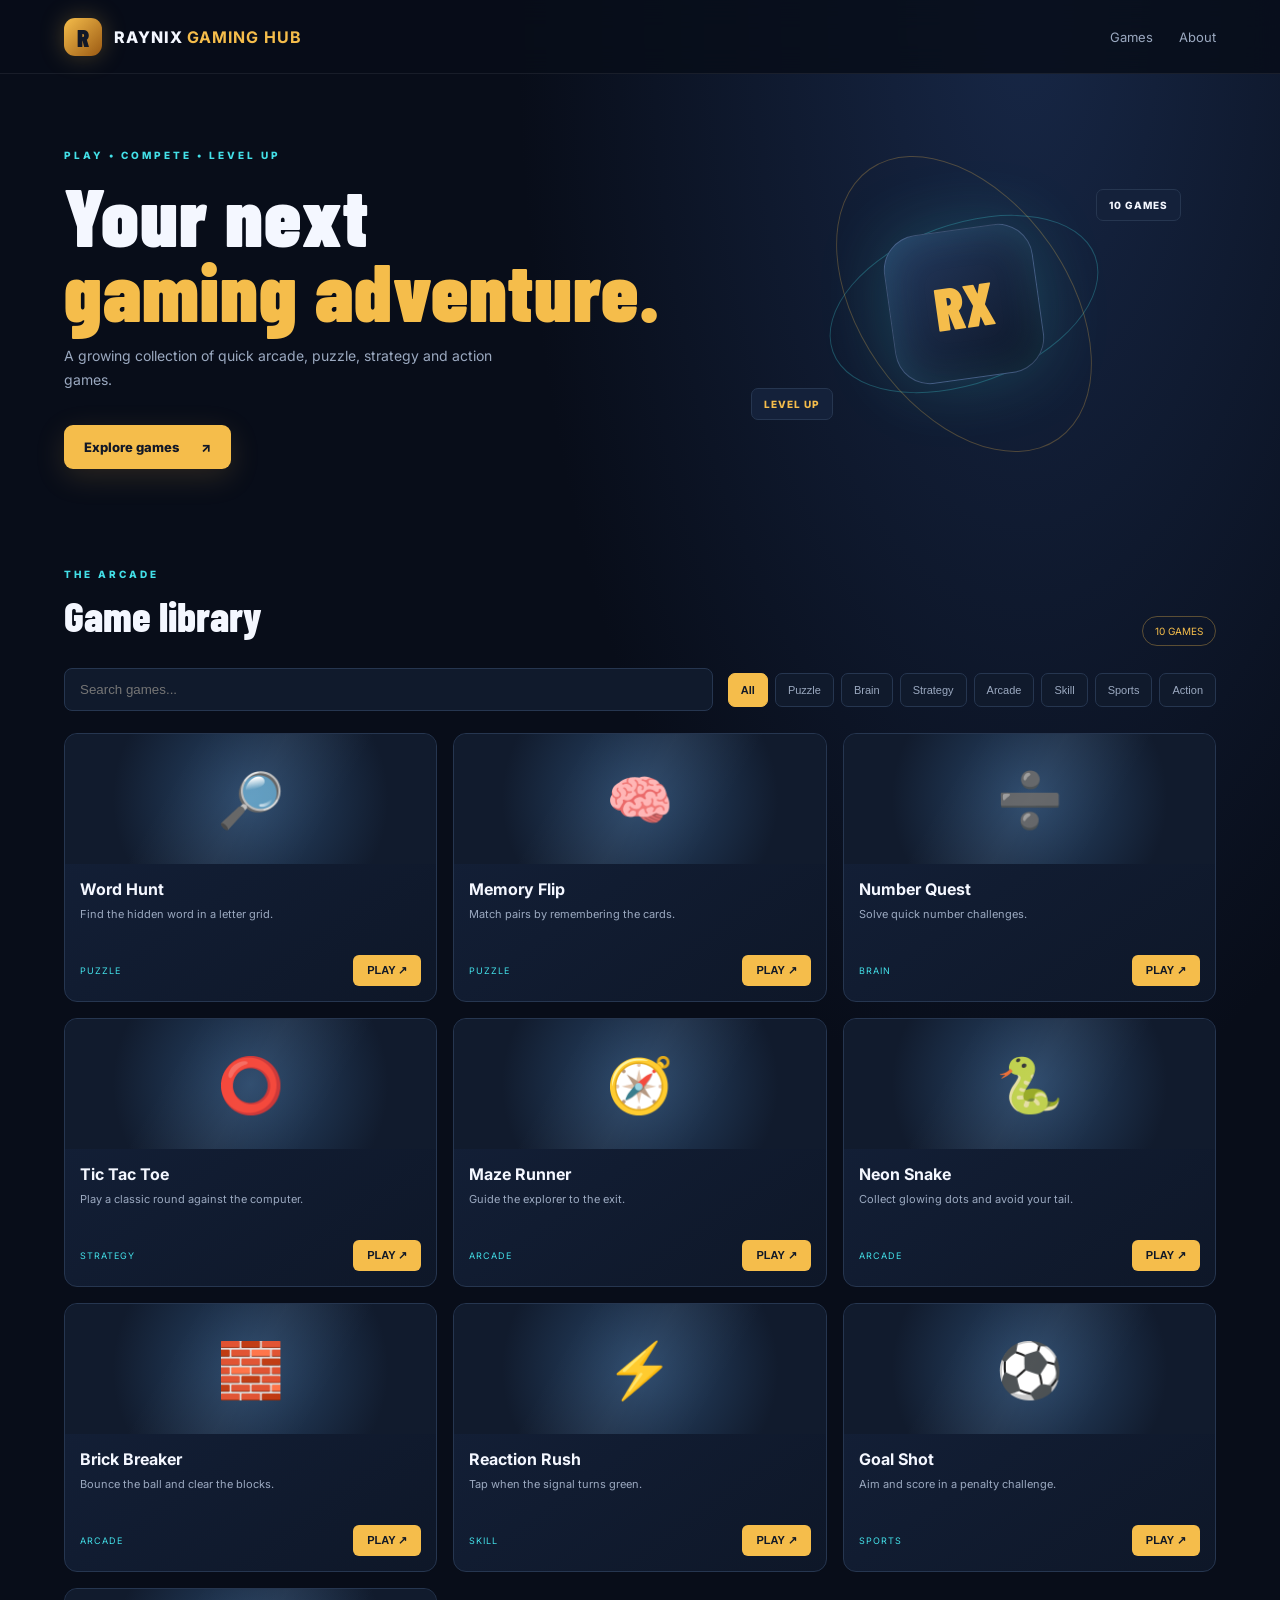
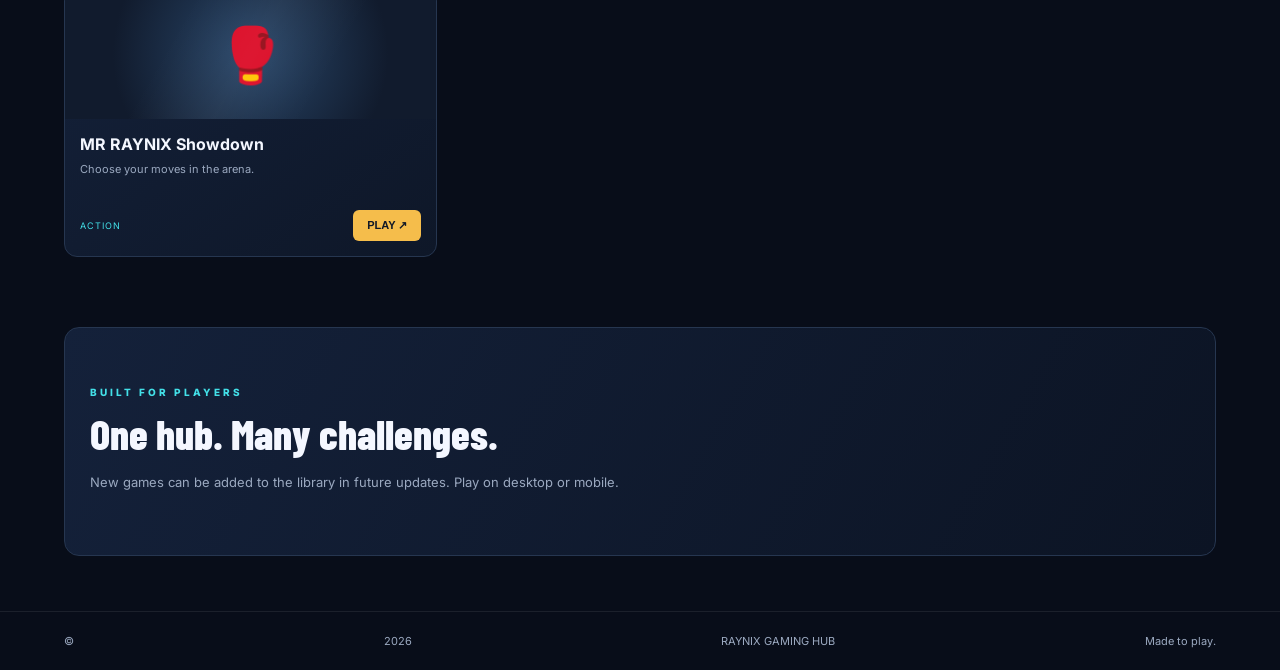
<file: index.html>
<!doctype html>
<html lang="en">
<head>
  <meta charset="utf-8">
  <meta name="viewport" content="width=device-width,initial-scale=1">
  <meta name="theme-color" content="#080d19">
  <title>RAYNIX GAMING HUB</title>
  <link rel="stylesheet" href="style.css">
</head>
<body>
  <header class="topbar">
    <a class="brand" href="index.html"><span class="brand-mark">R</span><span>RAYNIX <b>GAMING HUB</b></span></a>
    <nav><a href="#library">Games</a><a href="#about">About</a></nav>
  </header>
  <main>
    <section class="hero">
      <div class="hero-copy">
        <p class="eyebrow">PLAY • COMPETE • LEVEL UP</p>
        <h1>Your next<br><span>gaming adventure.</span></h1>
        <p class="hero-desc">A growing collection of quick arcade, puzzle, strategy and action games.</p>
        <a class="primary-btn" href="#library">Explore games <span>↗</span></a>
      </div>
      <div class="hero-art" aria-hidden="true"><div class="orbit orbit-one"></div><div class="orbit orbit-two"></div><div class="hero-core">RX</div><span class="float-chip chip-a">10 GAMES</span><span class="float-chip chip-b">LEVEL UP</span></div>
    </section>
    <section id="library" class="library-section">
      <div class="section-heading"><div><p class="eyebrow">THE ARCADE</p><h2>Game library</h2></div><span id="game-count" class="count-pill">10 GAMES</span></div>
      <div class="toolbar"><input id="search" type="search" placeholder="Search games..." aria-label="Search games"><div id="filters" class="filters"></div></div>
      <div id="game-grid" class="game-grid"><div class="loading">Loading games…</div></div>
    </section>
    <section id="about" class="about"><p class="eyebrow">BUILT FOR PLAYERS</p><h2>One hub. Many challenges.</h2><p>New games can be added to the library in future updates. Play on desktop or mobile.</p></section>
  </main>
  <footer>© <span id="year"></span> RAYNIX GAMING HUB <span>Made to play.</span></footer>
  <script src="games.js"></script><script src="script.js"></script>
</body>
</html>
</file>
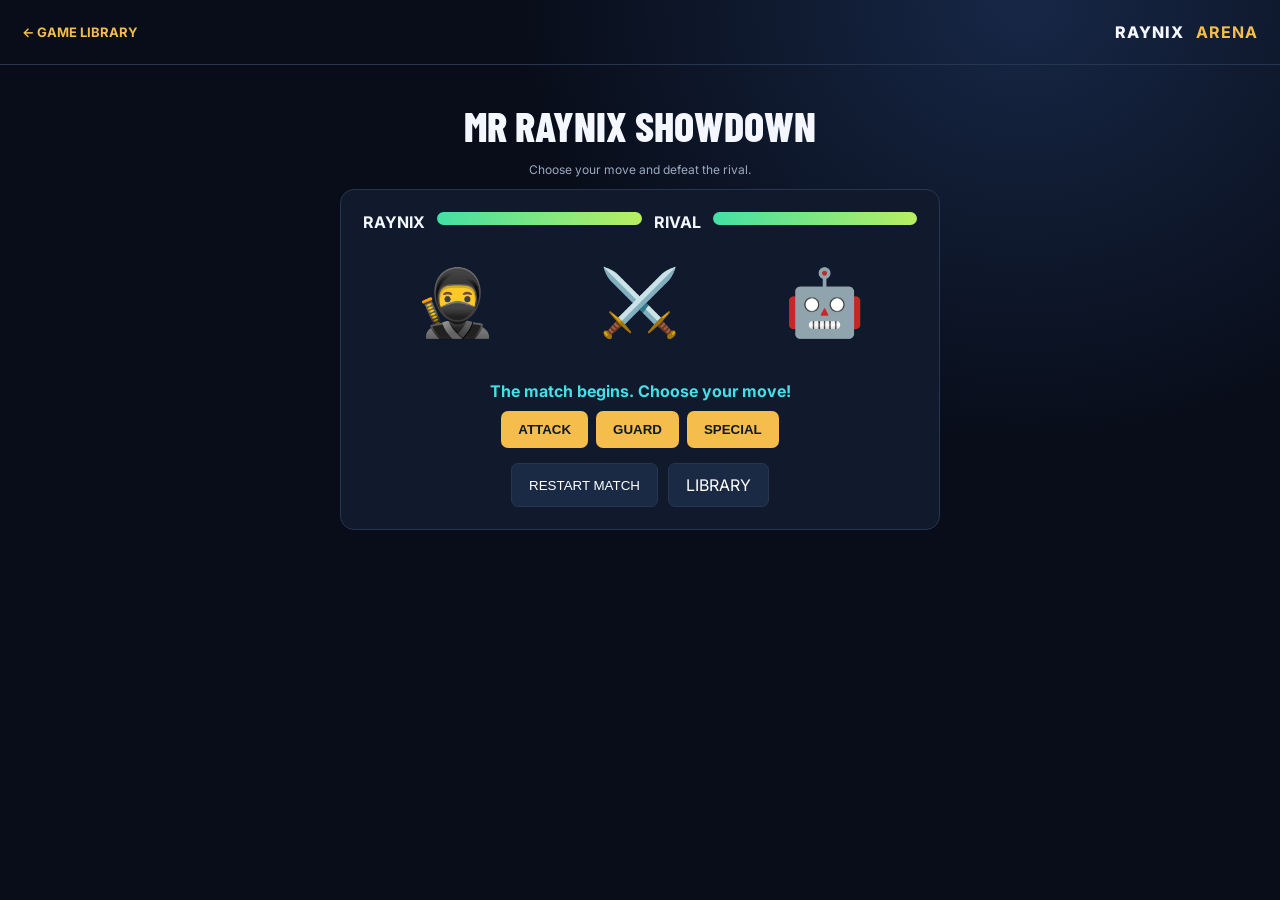
<file: mr-raynix.html>
<!doctype html><html lang="en"><head><meta charset="utf-8"><meta name="viewport" content="width=device-width,initial-scale=1"><title>MR RAYNIX Showdown</title><link rel="stylesheet" href="style.css"></head><body class="game-page"><header class="game-header"><a class="back-link" href="index.html">← GAME LIBRARY</a><span class="brand">RAYNIX <b>ARENA</b></span></header><main class="game-shell"><div class="game-title"><h1>MR RAYNIX SHOWDOWN</h1><p>Choose your move and defeat the rival.</p></div><section class="game-panel arena"><div class="health-row"><b>RAYNIX</b><div class="health-track"><div id="player-health" class="health-fill"></div></div><b>RIVAL</b><div class="health-track"><div id="enemy-health" class="health-fill"></div></div></div><div class="fighter-row"><span>🥷</span><span>⚔️</span><span>🤖</span></div><p id="arena-status" class="game-status">The match begins. Choose your move!</p><div class="arena-controls"><button class="action-btn" data-move="attack">ATTACK</button><button class="action-btn" data-move="guard">GUARD</button><button class="action-btn" data-move="special">SPECIAL</button></div><div class="game-actions"><button id="arena-reset" class="secondary-btn">RESTART MATCH</button><a href="index.html" class="secondary-btn">LIBRARY</a></div></section></main><script src="mr-raynix.js"></script></body></html>
</file>
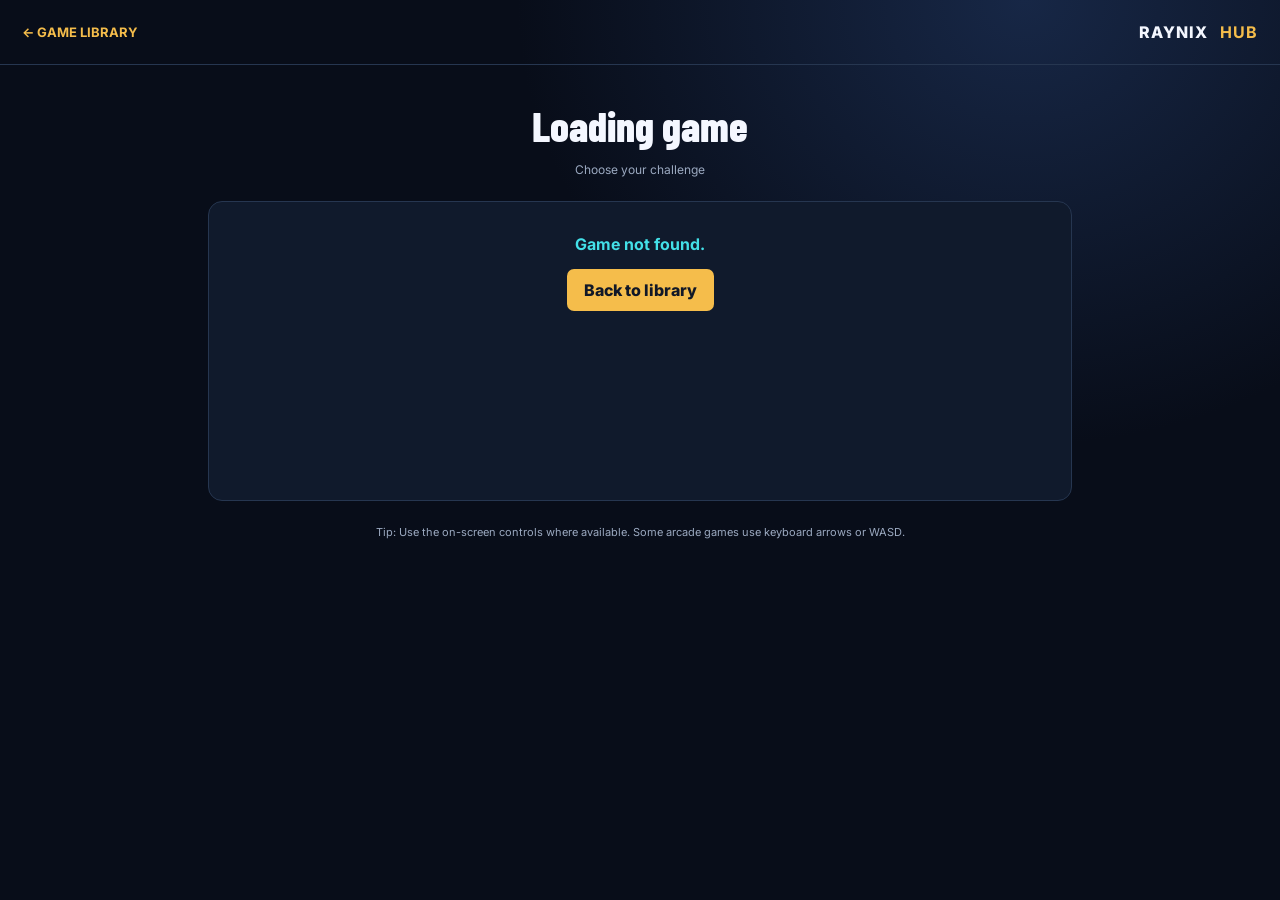
<file: player.html>
<!doctype html><html lang="en"><head><meta charset="utf-8"><meta name="viewport" content="width=device-width,initial-scale=1"><title>Play | RAYNIX GAMING HUB</title><link rel="stylesheet" href="style.css"></head><body class="game-page"><header class="game-header"><a class="back-link" href="index.html">← GAME LIBRARY</a><span class="brand">RAYNIX <b>HUB</b></span></header><main class="game-shell"><div class="game-title"><h1 id="game-name">Loading game</h1><p id="game-description">Choose your challenge</p></div><section id="game-panel" class="game-panel"><div class="loading">Preparing game…</div></section><p class="small-note">Tip: Use the on-screen controls where available. Some arcade games use keyboard arrows or WASD.</p></main><script src="games.js"></script><script src="player.js"></script></body></html>
</file>
<file: style.css>
@import url('https://fonts.googleapis.com/css2?family=Barlow+Condensed:wght@600;700;800;900&family=Inter:wght@400;500;600;700;800&display=swap');
:root{--bg:#080d19;--panel:#101a2c;--panel2:#14213a;--gold:#f5bd4b;--cyan:#43e0e8;--text:#f4f7ff;--muted:#9ba9c0;--line:#263650}
*{box-sizing:border-box}html{scroll-behavior:smooth}body{margin:0;background:radial-gradient(ellipse at 80% 0%,#172746 0,transparent 35%),var(--bg);color:var(--text);font-family:Inter,Arial,sans-serif}a{color:inherit;text-decoration:none}.topbar{height:74px;display:flex;align-items:center;justify-content:space-between;padding:0 max(5vw,20px);border-bottom:1px solid #ffffff12;background:#080d19d9;position:sticky;top:0;z-index:5;backdrop-filter:blur(14px)}.brand{display:flex;align-items:center;gap:12px;font-weight:800;letter-spacing:1px}.brand b{color:var(--gold)}.brand-mark{width:38px;height:38px;display:grid;place-items:center;background:linear-gradient(135deg,var(--gold),#9b5a13);color:#121827;border-radius:11px;font:900 25px 'Barlow Condensed';box-shadow:0 0 24px #f5bd4b44}.topbar nav{display:flex;gap:26px;color:var(--muted);font-size:13px}.topbar nav a:hover{color:var(--gold)}main{max-width:1200px;margin:auto;padding:0 24px}.hero{min-height:440px;display:grid;grid-template-columns:1.1fr .9fr;align-items:center;padding:65px 0 55px;gap:30px}.eyebrow{font-size:10px;letter-spacing:3px;color:var(--cyan);font-weight:800}.hero h1{font:900 clamp(48px,7vw,82px)/.92 'Barlow Condensed';letter-spacing:1px;margin:16px 0}.hero h1 span{color:var(--gold)}.hero-desc{color:var(--muted);max-width:440px;line-height:1.7;font-size:14px}.primary-btn{display:inline-flex;gap:22px;align-items:center;margin-top:20px;padding:14px 20px;border-radius:9px;background:var(--gold);color:#121827;font-weight:800;font-size:13px;box-shadow:0 8px 30px #f5bd4b25}.hero-art{height:300px;position:relative;display:grid;place-items:center}.hero-core{width:150px;height:150px;border-radius:35px;display:grid;place-items:center;background:linear-gradient(145deg,#253b60,#0c1425);border:1px solid #6e91bd77;box-shadow:0 0 70px #43e0e833,inset 0 0 40px #43e0e822;font:900 60px 'Barlow Condensed';color:var(--gold);transform:rotate(-8deg)}.orbit{position:absolute;border:1px solid #43e0e844;border-radius:50%;transform:rotate(-20deg)}.orbit-one{width:280px;height:160px}.orbit-two{width:330px;height:210px;transform:rotate(55deg);border-color:#f5bd4b44}.float-chip{position:absolute;background:#14213a;border:1px solid var(--line);border-radius:7px;padding:9px 12px;font-size:10px;font-weight:800;letter-spacing:1px}.chip-a{top:35px;right:7%}.chip-b{bottom:34px;left:8%;color:var(--gold)}.library-section{padding:34px 0 70px}.section-heading{display:flex;justify-content:space-between;align-items:end}.section-heading h2,.about h2{font:800 42px 'Barlow Condensed';margin:6px 0}.count-pill{font-size:10px;color:var(--gold);border:1px solid #f5bd4b55;border-radius:30px;padding:8px 12px}.toolbar{display:flex;gap:15px;align-items:center;margin:22px 0}.toolbar input{flex:1;min-width:160px;background:#101a2c;border:1px solid var(--line);border-radius:8px;padding:13px 15px;color:white;outline:none}.toolbar input:focus{border-color:var(--cyan)}.filters{display:flex;gap:7px;flex-wrap:wrap}.filter-btn{background:#101a2c;color:var(--muted);border:1px solid var(--line);padding:10px 12px;border-radius:7px;font-size:11px;cursor:pointer}.filter-btn.active{background:#f5bd4b;color:#101827;border-color:var(--gold);font-weight:800}.game-grid{display:grid;grid-template-columns:repeat(3,1fr);gap:16px}.game-card{background:linear-gradient(145deg,#14213a,#0e1728);border:1px solid var(--line);border-radius:13px;overflow:hidden;transition:.2s;min-width:0}.game-card:hover{transform:translateY(-4px);border-color:#43e0e877;box-shadow:0 12px 30px #0005}.game-visual{height:130px;display:grid;place-items:center;font-size:54px;background:radial-gradient(circle at 50% 50%,#29476a,#111b2d 70%);position:relative}.game-visual:after{content:"";position:absolute;inset:0;background:linear-gradient(120deg,transparent 30%,#ffffff0b,transparent 70%)}.game-info{padding:15px}.game-info h3{margin:0 0 7px;font-size:16px}.game-info p{margin:0;color:var(--muted);font-size:11px;line-height:1.5;min-height:34px}.game-meta{display:flex;justify-content:space-between;align-items:center;margin-top:15px}.tag{font-size:9px;color:var(--cyan);text-transform:uppercase;letter-spacing:1px}.play-btn{border:0;border-radius:6px;padding:9px 14px;background:var(--gold);color:#101827;font-size:11px;font-weight:800;cursor:pointer}.empty,.loading{grid-column:1/-1;text-align:center;padding:50px;color:var(--muted)}.about{padding:48px 25px;margin-bottom:55px;border:1px solid var(--line);border-radius:15px;background:linear-gradient(120deg,#14213a,#0c1424)}.about p:last-child{color:var(--muted);font-size:13px;line-height:1.7}footer{border-top:1px solid #ffffff14;padding:22px 5vw;color:var(--muted);font-size:11px;display:flex;justify-content:space-between}
.game-page{min-height:100vh}.game-header{height:65px;padding:0 22px;display:flex;align-items:center;justify-content:space-between;border-bottom:1px solid var(--line)}.back-link{color:var(--gold);font-size:13px;font-weight:700}.game-shell{max-width:900px;margin:35px auto;padding:0 18px}.game-title{text-align:center}.game-title h1{font:800 42px 'Barlow Condensed';margin:0}.game-title p{color:var(--muted);font-size:12px}.game-panel{margin:24px auto;background:#101a2c;border:1px solid var(--line);border-radius:14px;padding:22px;min-height:300px}.game-actions{display:flex;gap:10px;justify-content:center;flex-wrap:wrap;margin-top:15px}.action-btn{background:var(--gold);border:0;border-radius:7px;padding:11px 17px;font-weight:800;cursor:pointer;color:#111827}.secondary-btn{background:#1a2a45;color:white;border:1px solid var(--line);border-radius:7px;padding:11px 17px;cursor:pointer}.game-status{text-align:center;color:var(--cyan);font-weight:700;margin:10px}.board{display:grid;gap:8px;justify-content:center;margin:18px auto}.board button,.tile{border:1px solid #395273;background:#1b2d49;color:white;border-radius:8px;cursor:pointer;font-weight:800}.board button:hover,.tile:hover{border-color:var(--gold)}.tic-board{grid-template-columns:repeat(3,80px)}.tic-board button{width:80px;height:80px;font-size:30px}.memory-board{grid-template-columns:repeat(4,65px)}.memory-board button{height:65px;font-size:23px}.word-board{grid-template-columns:repeat(5,48px)}.word-board button{height:48px;font-size:20px}.number-options{display:flex;gap:10px;justify-content:center;flex-wrap:wrap}.number-options button{padding:14px 20px}.maze{font-size:25px;line-height:1.5;text-align:center;letter-spacing:7px;white-space:pre-wrap}.canvas-wrap{display:flex;justify-content:center;overflow:hidden}canvas{max-width:100%;background:#08111f;border:1px solid #38506f;border-radius:8px;touch-action:pan-y}.big-emoji{text-align:center;font-size:75px;margin:25px}.arena{max-width:600px;margin:auto}.health-row{display:flex;justify-content:space-between;gap:12px}.health-track{height:13px;background:#293750;border-radius:20px;overflow:hidden;flex:1}.health-fill{height:100%;background:linear-gradient(90deg,#43e0a4,#b8ee62);width:100%;transition:width .2s}.fighter-row{display:flex;justify-content:space-around;align-items:center;font-size:65px;padding:30px 0}.arena-controls{display:flex;justify-content:center;gap:8px;flex-wrap:wrap}.small-note{color:var(--muted);font-size:11px;text-align:center}@media(max-width:800px){.game-grid{grid-template-columns:repeat(2,1fr)}.hero{grid-template-columns:1fr;padding-top:48px}.hero-art{height:230px}.toolbar{align-items:stretch;flex-direction:column}.filters{order:2}}@media(max-width:520px){main{padding:0 16px}.topbar{padding:0 16px}.topbar nav{gap:13px}.brand{font-size:12px}.game-grid{grid-template-columns:1fr 1fr;gap:9px}.game-visual{height:100px;font-size:42px}.game-info{padding:11px}.game-info h3{font-size:13px}.game-info p{font-size:10px}.play-btn{padding:8px 10px}.hero h1{font-size:58px}.hero-art{transform:scale(.85)}footer{padding:20px 16px}.tic-board{grid-template-columns:repeat(3,68px)}.tic-board button{width:68px;height:68px}.memory-board{grid-template-columns:repeat(4,57px)}.memory-board button{height:57px}.word-board{grid-template-columns:repeat(5,42px)}.word-board button{height:42px}}
</file>
